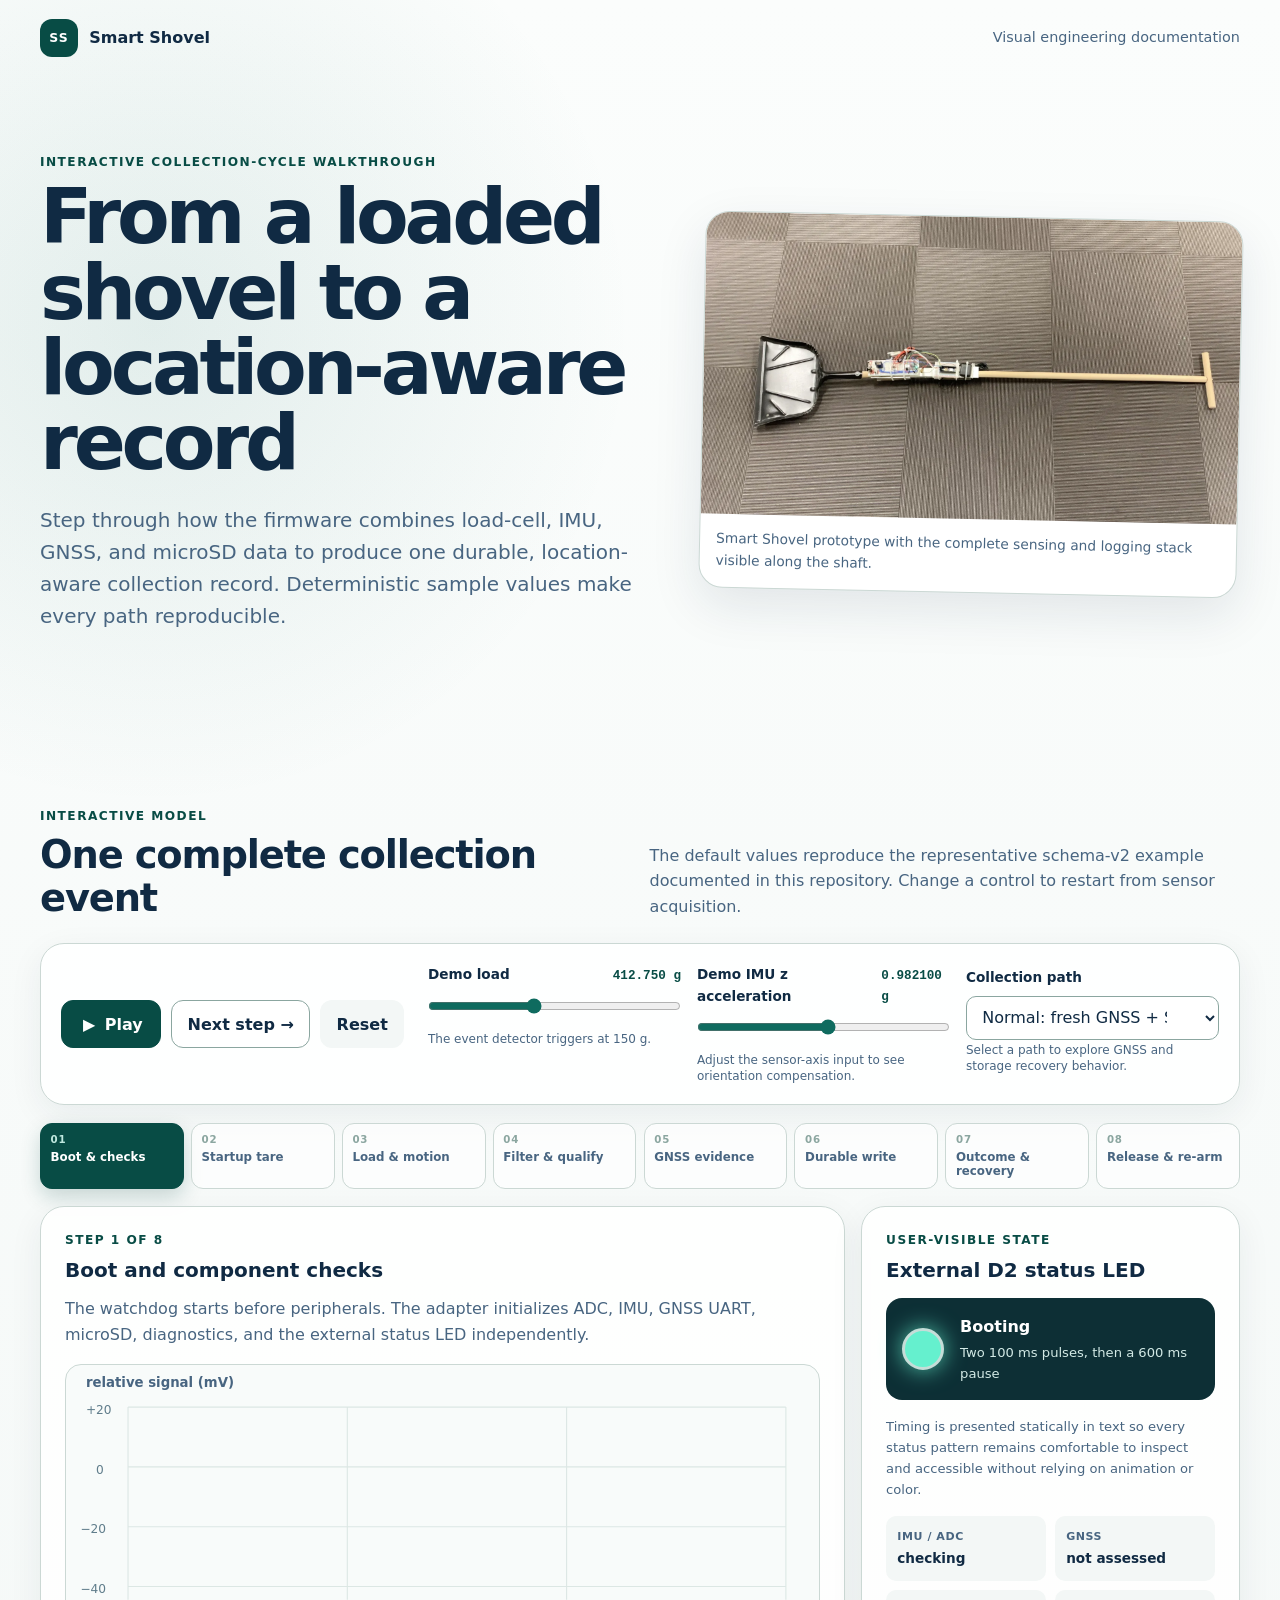
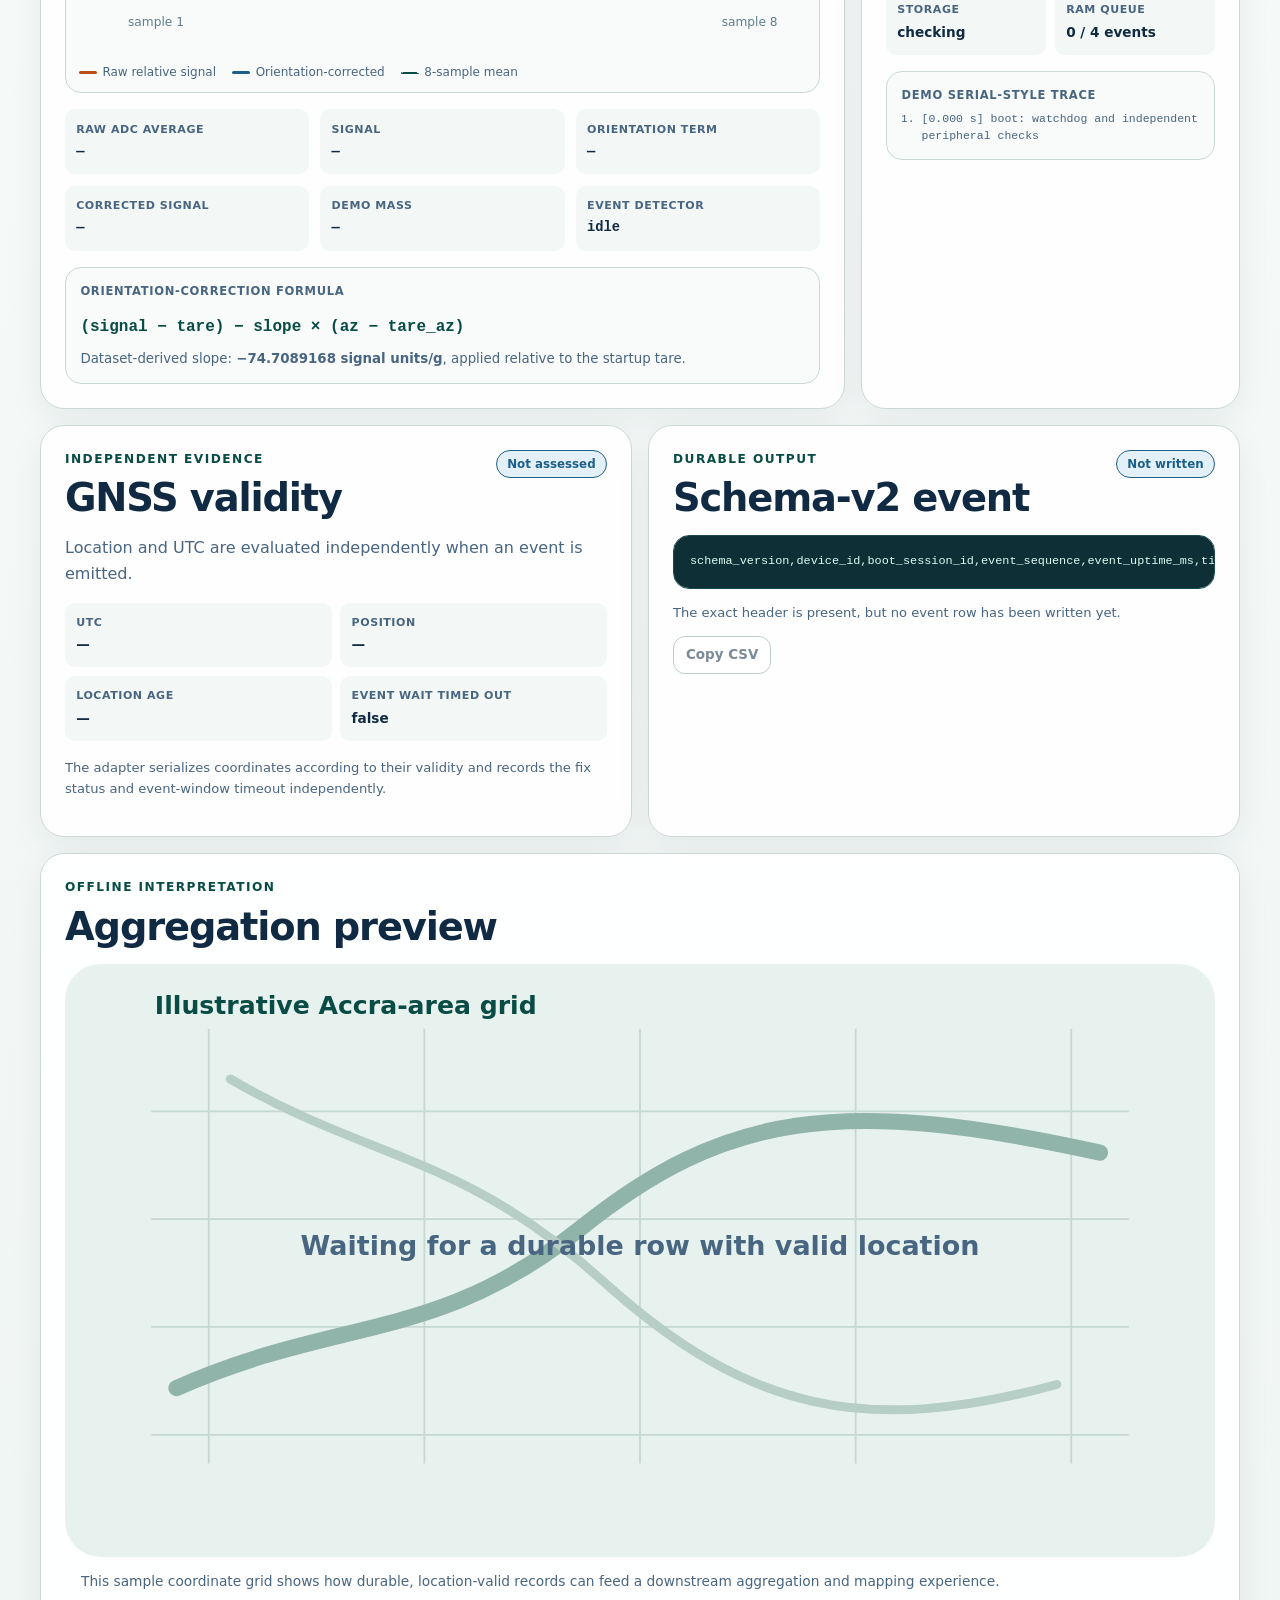
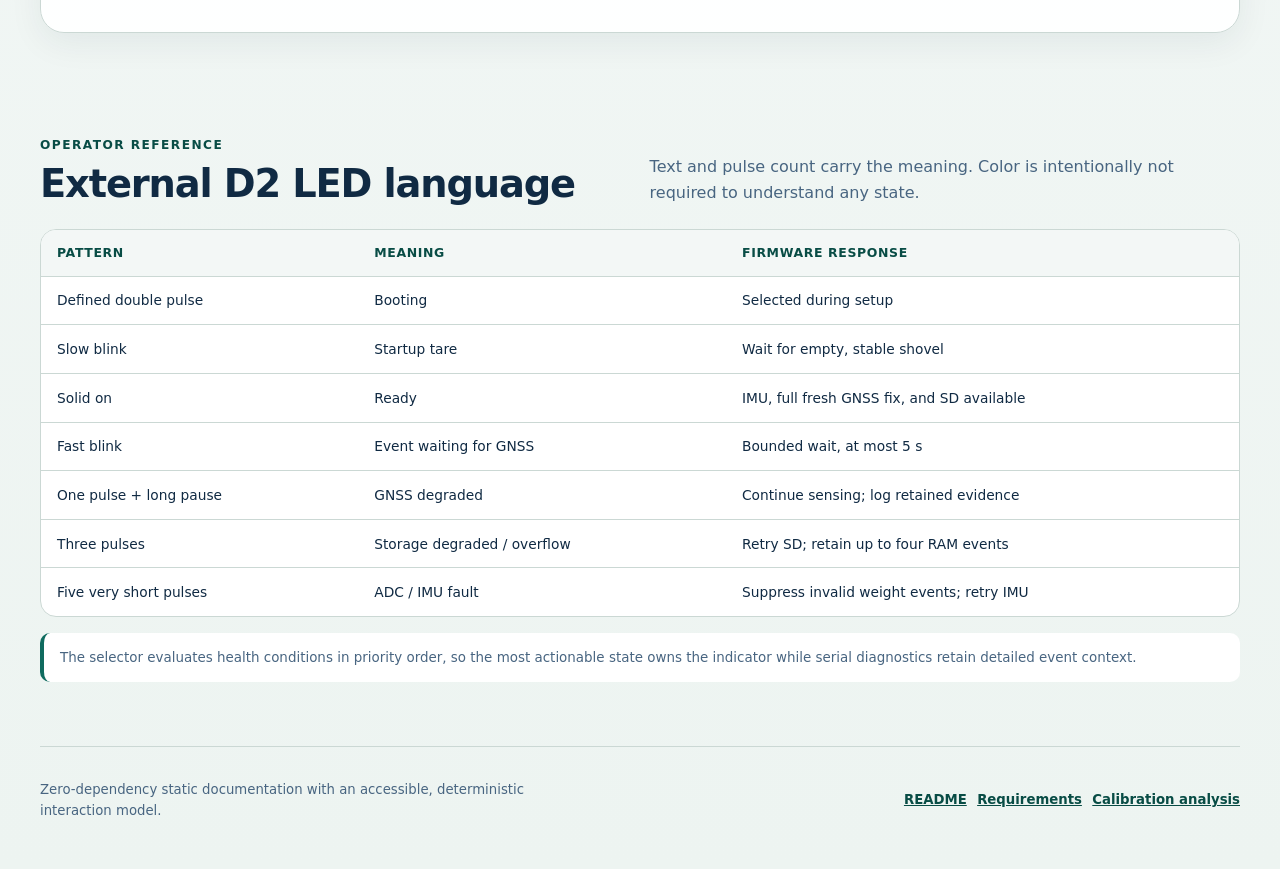
<file: docs/demo/index.html>
<!doctype html>
<html lang="en">
  <head>
    <meta charset="utf-8">
    <meta name="viewport" content="width=device-width, initial-scale=1">
    <meta name="color-scheme" content="light">
    <link rel="icon" href="data:,">
    <meta
      name="description"
      content="An interactive, step-through demonstration of the Smart Shovel firmware collection cycle."
    >
    <title>Smart Shovel collection-cycle demonstration</title>
    <link rel="stylesheet" href="styles.css">
    <script src="simulation.js" defer></script>
  </head>
  <body>
    <a class="skip-link" href="#demo">Skip to the interactive demonstration</a>

    <header class="site-header">
      <a class="brand" href="../../README.md" aria-label="Smart Shovel repository README">
        <span class="brand-mark" aria-hidden="true">SS</span>
        <span>Smart Shovel</span>
      </a>
      <p class="header-note">Visual engineering documentation</p>
    </header>

    <main>
      <section class="hero" aria-labelledby="page-title">
        <div class="hero-copy">
          <p class="eyebrow">Interactive collection-cycle walkthrough</p>
          <h1 id="page-title">From a loaded shovel to a location-aware record</h1>
          <p class="lede">
            Step through how the firmware combines load-cell, IMU, GNSS, and microSD data to
            produce one durable, location-aware collection record. Deterministic sample values
            make every path reproducible.
          </p>
        </div>
        <figure class="prototype-card">
          <img
            src="../assets/smart-shovel-prototype-overview.webp"
            width="1600"
            height="900"
            alt="Smart Shovel prototype laid flat, with breadboards and a battery pack mounted along its wooden handle"
          >
          <figcaption>
            Smart Shovel prototype with the complete sensing and logging stack visible along the
            shaft.
          </figcaption>
        </figure>
      </section>

      <section id="demo" class="demo-section" aria-labelledby="demo-title">
        <div class="section-heading">
          <div>
            <p class="eyebrow">Interactive model</p>
            <h2 id="demo-title">One complete collection event</h2>
          </div>
          <p>
            The default values reproduce the representative schema-v2 example documented in this
            repository. Change a control to restart from sensor acquisition.
          </p>
        </div>

        <div class="control-panel" aria-label="Simulation controls">
          <div class="transport-controls" role="group" aria-label="Playback controls">
            <button id="play-toggle" class="button button-primary" type="button" aria-pressed="false">
              <span class="button-icon" aria-hidden="true">▶</span>
              <span class="button-label">Play</span>
            </button>
            <button id="next-step" class="button" type="button">
              Next step
              <span aria-hidden="true">→</span>
            </button>
            <button id="reset-demo" class="button button-quiet" type="button">Reset</button>
          </div>

          <div class="input-grid">
            <div class="field">
              <div class="field-heading">
                <label for="load-input">Demo load</label>
                <output id="load-output" for="load-input">412.750 g</output>
              </div>
              <input id="load-input" type="range" min="0" max="1000" step="0.25" value="412.75">
              <p class="field-help">The event detector triggers at 150 g.</p>
            </div>

            <div class="field">
              <div class="field-heading">
                <label for="orientation-input">Demo IMU z acceleration</label>
                <output id="orientation-output" for="orientation-input">0.982100 g</output>
              </div>
              <input
                id="orientation-input"
                type="range"
                min="0.8"
                max="1.15"
                step="0.0001"
                value="0.9821"
              >
              <p class="field-help">Adjust the sensor-axis input to see orientation compensation.</p>
            </div>

            <div class="field field-select">
              <label for="failure-mode">Collection path</label>
              <select id="failure-mode">
                <option value="normal">Normal: fresh GNSS + SD</option>
                <option value="gps-stale">GNSS stale</option>
                <option value="gps-unavailable">GNSS unavailable</option>
                <option value="sd-failure">Transient SD write failure</option>
              </select>
              <p class="field-help">Select a path to explore GNSS and storage recovery behavior.</p>
            </div>
          </div>
        </div>

        <p id="motion-preference" class="motion-note" hidden></p>
        <p id="step-status" class="sr-only" role="status" aria-live="polite" aria-atomic="true"></p>

        <ol id="step-list" class="step-list" aria-label="Collection-cycle steps">
          <li data-step="0"><span>01</span> Boot &amp; checks</li>
          <li data-step="1"><span>02</span> Startup tare</li>
          <li data-step="2"><span>03</span> Load &amp; motion</li>
          <li data-step="3"><span>04</span> Filter &amp; qualify</li>
          <li data-step="4"><span>05</span> GNSS evidence</li>
          <li data-step="5"><span>06</span> Durable write</li>
          <li data-step="6"><span>07</span> Outcome &amp; recovery</li>
          <li data-step="7"><span>08</span> Release &amp; re-arm</li>
        </ol>

        <div class="demo-grid">
          <article class="panel sensor-panel" aria-labelledby="sensor-panel-title">
            <div class="panel-heading">
              <div>
                <p id="step-counter" class="panel-kicker">Step 1 of 8</p>
                <h3 id="sensor-panel-title">Boot and component checks</h3>
              </div>
            </div>
            <p id="step-description" class="step-description"></p>

            <figure class="chart-card">
              <svg
                id="sensor-chart"
                viewBox="0 0 680 260"
                role="img"
                aria-labelledby="sensor-chart-title sensor-chart-desc"
              >
                <title id="sensor-chart-title">Demo load-signal processing</title>
                <desc id="sensor-chart-desc">
                  No sensor samples have been accepted during the boot step.
                </desc>
                <g class="chart-grid" aria-hidden="true">
                  <line x1="56" y1="38" x2="650" y2="38"></line>
                  <line x1="56" y1="92" x2="650" y2="92"></line>
                  <line x1="56" y1="146" x2="650" y2="146"></line>
                  <line x1="56" y1="200" x2="650" y2="200"></line>
                  <line x1="56" y1="38" x2="56" y2="212"></line>
                  <line x1="254" y1="38" x2="254" y2="212"></line>
                  <line x1="452" y1="38" x2="452" y2="212"></line>
                  <line x1="650" y1="38" x2="650" y2="212"></line>
                </g>
                <g class="chart-axis" aria-hidden="true">
                  <text x="18" y="44">+20</text>
                  <text x="27" y="98">0</text>
                  <text x="13" y="152">−20</text>
                  <text x="13" y="206">−40</text>
                  <text x="56" y="236">sample 1</text>
                  <text x="592" y="236">sample 8</text>
                  <text class="axis-label" x="18" y="20">relative signal (mV)</text>
                </g>
                <polyline id="raw-line" class="trace trace-raw" points=""></polyline>
                <polyline id="corrected-line" class="trace trace-corrected" points=""></polyline>
                <polyline id="filtered-line" class="trace trace-filtered" points=""></polyline>
              </svg>
              <figcaption class="chart-legend">
                <span><i class="legend-swatch swatch-raw"></i>Raw relative signal</span>
                <span><i class="legend-swatch swatch-corrected"></i>Orientation-corrected</span>
                <span><i class="legend-swatch swatch-filtered"></i>8-sample mean</span>
              </figcaption>
            </figure>

            <dl class="metric-grid">
              <div>
                <dt>Raw ADC average</dt>
                <dd id="raw-adc-value">—</dd>
              </div>
              <div>
                <dt>Signal</dt>
                <dd id="raw-signal-value">—</dd>
              </div>
              <div>
                <dt>Orientation term</dt>
                <dd id="orientation-term-value">—</dd>
              </div>
              <div>
                <dt>Corrected signal</dt>
                <dd id="corrected-value">—</dd>
              </div>
              <div>
                <dt>Demo mass</dt>
                <dd id="filtered-mass-value">—</dd>
              </div>
              <div>
                <dt>Event detector</dt>
                <dd id="event-state-value">idle</dd>
              </div>
            </dl>

            <div class="formula-card">
              <p>Orientation-correction formula</p>
              <code>(signal − tare) − slope × (az − tare_az)</code>
              <small>
                Dataset-derived slope: <strong>−74.7089168 signal units/g</strong>, applied relative
                to the startup tare.
              </small>
            </div>
          </article>

          <aside class="panel state-panel" aria-labelledby="state-panel-title">
            <div class="panel-heading">
              <div>
                <p class="panel-kicker">User-visible state</p>
                <h3 id="state-panel-title">External D2 status LED</h3>
              </div>
            </div>
            <div class="led-readout">
              <span id="led-lamp" class="led-lamp pattern-booting" aria-hidden="true"></span>
              <div>
                <strong id="led-state">Booting</strong>
                <p id="led-pattern">Two 100 ms pulses, then a 600 ms pause</p>
              </div>
            </div>
            <p class="state-note">
              Timing is presented statically in text so every status pattern remains comfortable
              to inspect and accessible without relying on animation or color.
            </p>

            <dl class="health-list">
              <div>
                <dt>IMU / ADC</dt>
                <dd id="sensor-health">checking</dd>
              </div>
              <div>
                <dt>GNSS</dt>
                <dd id="gps-health">not assessed</dd>
              </div>
              <div>
                <dt>Storage</dt>
                <dd id="storage-health">checking</dd>
              </div>
              <div>
                <dt>RAM queue</dt>
                <dd id="queue-health">0 / 4 events</dd>
              </div>
            </dl>

            <div class="trace-card">
              <p>Demo serial-style trace</p>
              <ol id="event-log" aria-label="Simulation event log"></ol>
            </div>
          </aside>
        </div>
      </section>

      <section class="evidence-grid" aria-label="GNSS, CSV, and map outcome">
        <article class="panel gps-panel" aria-labelledby="gps-title">
          <div class="panel-heading">
            <div>
              <p class="panel-kicker">Independent evidence</p>
              <h2 id="gps-title">GNSS validity</h2>
            </div>
            <span id="gps-status-badge" class="status-badge status-neutral">Not assessed</span>
          </div>
          <p id="gps-explanation">
            Location and UTC are evaluated independently when an event is emitted.
          </p>
          <dl class="gps-readout">
            <div>
              <dt>UTC</dt>
              <dd id="gps-time">—</dd>
            </div>
            <div>
              <dt>Position</dt>
              <dd id="gps-position">—</dd>
            </div>
            <div>
              <dt>Location age</dt>
              <dd id="gps-age">—</dd>
            </div>
            <div>
              <dt>Event wait timed out</dt>
              <dd id="gps-timeout">false</dd>
            </div>
          </dl>
          <p class="data-note">
            The adapter serializes coordinates according to their validity and records the fix
            status and event-window timeout independently.
          </p>
        </article>

        <article class="panel csv-panel" aria-labelledby="csv-title">
          <div class="panel-heading">
            <div>
              <p class="panel-kicker">Durable output</p>
              <h2 id="csv-title">Schema-v2 event</h2>
            </div>
            <span id="csv-status-badge" class="status-badge status-neutral">Not written</span>
          </div>
          <div class="code-window" tabindex="0" aria-label="CSV event output; horizontally scrollable">
            <pre id="csv-output"></pre>
          </div>
          <p id="csv-note" class="data-note">
            The exact header is present, but no event row has been written yet.
          </p>
          <button id="copy-csv" class="button button-small" type="button" disabled>Copy CSV</button>
          <p id="copy-status" class="sr-only" role="status" aria-live="polite"></p>
        </article>

        <article class="panel map-panel" aria-labelledby="map-title">
          <div class="panel-heading">
            <div>
              <p class="panel-kicker">Offline interpretation</p>
              <h2 id="map-title">Aggregation preview</h2>
            </div>
          </div>
          <figure>
            <svg
              id="map-plot"
              viewBox="0 0 640 330"
              role="img"
              aria-labelledby="map-svg-title map-svg-desc"
            >
              <title id="map-svg-title">Illustrative Accra-area event plot</title>
              <desc id="map-svg-desc">
                No event point is plotted before a durable row with valid location exists.
              </desc>
              <rect class="map-background" x="0" y="0" width="640" height="330" rx="20"></rect>
              <g class="map-grid" aria-hidden="true">
                <path d="M80 36V278M200 36V278M320 36V278M440 36V278M560 36V278"></path>
                <path d="M48 82H592M48 142H592M48 202H592M48 262H592"></path>
                <path class="map-route" d="M62 236C152 196 207 211 287 147S431 73 576 105"></path>
                <path class="map-route map-route-secondary" d="M92 64C171 110 220 105 300 177S446 263 552 234"></path>
              </g>
              <text class="map-place" x="50" y="28">Illustrative Accra-area grid</text>
              <g id="map-marker" hidden>
                <circle class="marker-halo" cx="352" cy="159" r="42"></circle>
                <circle class="marker-core" cx="352" cy="159" r="10"></circle>
                <path class="marker-stem" d="M352 169V205"></path>
                <rect class="marker-label-bg" x="268" y="207" width="168" height="54" rx="10"></rect>
                <text class="marker-label" x="352" y="228" text-anchor="middle">Sample event</text>
                <text id="map-coordinate-label" class="marker-coordinate" x="352" y="247" text-anchor="middle"></text>
              </g>
              <text id="map-empty" class="map-empty" x="320" y="162" text-anchor="middle">
                Waiting for a durable row with valid location
              </text>
            </svg>
            <figcaption id="map-caption">
              This sample coordinate grid shows how durable, location-valid records can feed a
              downstream aggregation and mapping experience.
            </figcaption>
          </figure>
        </article>
      </section>

      <section class="reference-section" aria-labelledby="reference-title">
        <div class="section-heading">
          <div>
            <p class="eyebrow">Operator reference</p>
            <h2 id="reference-title">External D2 LED language</h2>
          </div>
          <p>
            Text and pulse count carry the meaning. Color is intentionally not required to
            understand any state.
          </p>
        </div>
        <div class="table-wrap" tabindex="0" aria-label="Status LED reference table; horizontally scrollable">
          <table>
            <thead>
              <tr>
                <th scope="col">Pattern</th>
                <th scope="col">Meaning</th>
                <th scope="col">Firmware response</th>
              </tr>
            </thead>
            <tbody>
              <tr><td>Defined double pulse</td><td>Booting</td><td>Selected during setup</td></tr>
              <tr><td>Slow blink</td><td>Startup tare</td><td>Wait for empty, stable shovel</td></tr>
              <tr><td>Solid on</td><td>Ready</td><td>IMU, full fresh GNSS fix, and SD available</td></tr>
              <tr><td>Fast blink</td><td>Event waiting for GNSS</td><td>Bounded wait, at most 5 s</td></tr>
              <tr><td>One pulse + long pause</td><td>GNSS degraded</td><td>Continue sensing; log retained evidence</td></tr>
              <tr><td>Three pulses</td><td>Storage degraded / overflow</td><td>Retry SD; retain up to four RAM events</td></tr>
              <tr><td>Five very short pulses</td><td>ADC / IMU fault</td><td>Suppress invalid weight events; retry IMU</td></tr>
            </tbody>
          </table>
        </div>
        <div class="reference-notes">
          <p>
            The selector evaluates health conditions in priority order, so the most actionable
            state owns the indicator while serial diagnostics retain detailed event context.
          </p>
        </div>
      </section>

      <noscript>
        <section class="noscript-fallback" aria-labelledby="fallback-title">
          <h2 id="fallback-title">Static collection-cycle overview</h2>
          <p>
            The complete workflow is presented below as a static diagram and schema-v2 sample.
          </p>
          <img
            src="../assets/collection-cycle.svg"
            alt="Smart Shovel workflow from loaded material through sensing, orientation correction, stable event validation, GNSS evidence, schema-v2 SD logging, validation, and conceptual aggregation"
          >
          <pre>schema_version,device_id,boot_session_id,event_sequence,event_uptime_ms,timestamp_utc,mass_g,mass_calibration_status,corrected_signal_mv,raw_adc,accel_z_g,latitude,longitude,altitude_m,gps_age_ms,satellites,gps_status,gps_wait_timed_out,system_health
2,SS-DEMO,9F3A7C10B4D2E681,1,2600,2026-07-15T08:30:01Z,412.750,provisional,-27.517,30214,0.982100,5.6037000,-0.1870000,24.30,220,9,valid,false,healthy</pre>
        </section>
      </noscript>
    </main>

    <footer>
      <p>
        Zero-dependency static documentation with an accessible, deterministic interaction model.
      </p>
      <nav aria-label="Related documentation">
        <a href="../../README.md">README</a>
        <a href="../project-requirements.md">Requirements</a>
        <a href="../../calibration/README.md">Calibration analysis</a>
      </nav>
    </footer>
  </body>
</html>
</file>
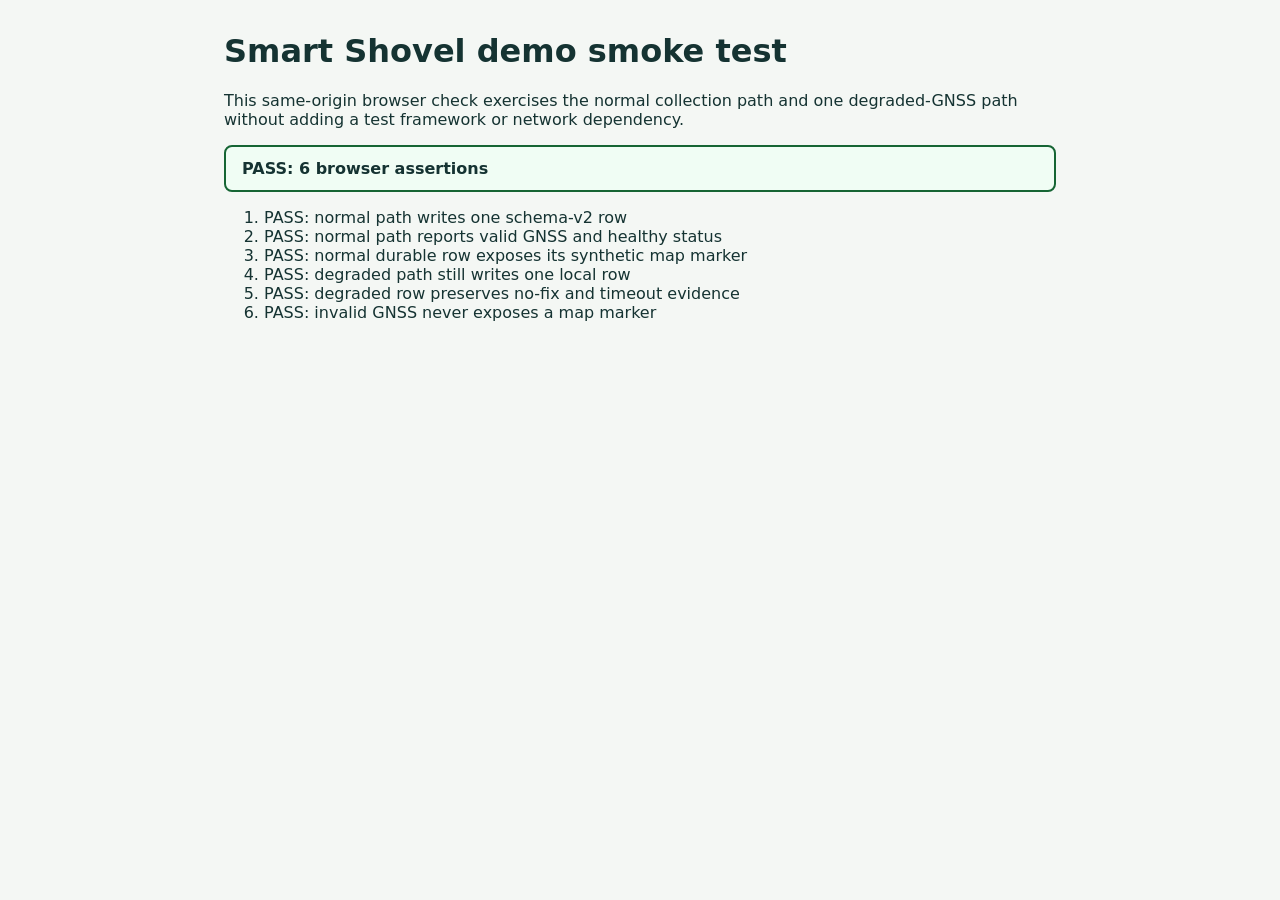
<file: docs/demo/smoke.html>
<!doctype html>
<html lang="en">
  <head>
    <meta charset="utf-8">
    <meta name="viewport" content="width=device-width, initial-scale=1">
    <link rel="icon" href="data:,">
    <title>Smart Shovel demo smoke test</title>
    <style>
      :root {
        color-scheme: light;
        font-family: system-ui, sans-serif;
      }

      body {
        margin: 2rem auto;
        max-width: 52rem;
        padding: 0 1rem;
        color: #153332;
        background: #f4f7f4;
      }

      #status {
        padding: 0.75rem 1rem;
        border: 2px solid #7c2d12;
        border-radius: 0.5rem;
        background: #fff7ed;
        font-weight: 700;
      }

      body[data-smoke-status="passed"] #status {
        border-color: #166534;
        background: #f0fdf4;
      }

      iframe {
        position: absolute;
        width: 1px;
        height: 1px;
        overflow: hidden;
        clip: rect(0 0 0 0);
        white-space: nowrap;
        clip-path: inset(50%);
      }
    </style>
  </head>
  <body data-smoke-status="running">
    <main>
      <h1>Smart Shovel demo smoke test</h1>
      <p>
        This same-origin browser check exercises the normal collection path and one degraded-GNSS
        path without adding a test framework or network dependency.
      </p>
      <p id="status" role="status" aria-live="polite">Running…</p>
      <ol id="results"></ol>
      <iframe id="fixture" src="index.html" title="Smart Shovel demo test fixture"></iframe>
    </main>
    <script>
      (function () {
        "use strict";

        var fixture = document.getElementById("fixture");
        var status = document.getElementById("status");
        var results = document.getElementById("results");

        function record(label, passed) {
          var item = document.createElement("li");
          item.textContent = (passed ? "PASS: " : "FAIL: ") + label;
          results.appendChild(item);
          if (!passed) {
            throw new Error(label);
          }
        }

        function advance(documentUnderTest, count) {
          var next = documentUnderTest.getElementById("next-step");
          for (var index = 0; index < count; index += 1) {
            next.click();
          }
        }

        fixture.addEventListener("load", function () {
          try {
            var demo = fixture.contentDocument;
            var csv = demo.getElementById("csv-output");
            var marker = demo.getElementById("map-marker");
            var mode = demo.getElementById("failure-mode");

            advance(demo, 6);
            record("normal path writes one schema-v2 row", csv.textContent.split("\n").length === 2);
            record("normal path reports valid GNSS and healthy status", csv.textContent.indexOf(",valid,false,healthy") !== -1);
            record(
              "normal durable row exposes its synthetic map marker",
              marker.hasAttribute("hidden") === false
            );

            demo.getElementById("reset-demo").click();
            mode.value = "gps-unavailable";
            mode.dispatchEvent(new Event("change", { bubbles: true }));
            advance(demo, 6);
            record("degraded path still writes one local row", csv.textContent.split("\n").length === 2);
            record("degraded row preserves no-fix and timeout evidence", csv.textContent.indexOf(",no_fix,true,gps_degraded") !== -1);
            record(
              "invalid GNSS never exposes a map marker",
              marker.hasAttribute("hidden") === true
            );

            document.body.dataset.smokeStatus = "passed";
            status.textContent = "PASS: 6 browser assertions";
          } catch (error) {
            document.body.dataset.smokeStatus = "failed";
            status.textContent = "FAIL: " + error.message;
            window.setTimeout(function () {
              throw error;
            }, 0);
          }
        });
      }());
    </script>
  </body>
</html>
</file>
<file: docs/demo/styles.css>
:root {
  color-scheme: light;
  --ink: #102a43;
  --ink-soft: #486581;
  --surface: #ffffff;
  --surface-soft: #f3f7f6;
  --surface-warm: #fff9ef;
  --line: #cbd8d4;
  --line-strong: #8ba6a0;
  --teal: #0f6b5f;
  --teal-dark: #084c45;
  --teal-pale: #d9f0ea;
  --orange: #a84b0f;
  --orange-pale: #fff0db;
  --red: #a4262c;
  --red-pale: #fde8e8;
  --blue: #1d5f8a;
  --blue-pale: #e3f0f8;
  --shadow: 0 18px 50px rgba(16, 42, 67, 0.1);
  --radius-lg: 24px;
  --radius-md: 16px;
  --radius-sm: 10px;
  font-family:
    Inter, ui-sans-serif, system-ui, -apple-system, BlinkMacSystemFont, "Segoe UI", sans-serif;
}

* {
  box-sizing: border-box;
}

html {
  scroll-behavior: smooth;
}

body {
  margin: 0;
  color: var(--ink);
  background:
    radial-gradient(circle at 12% 8%, rgba(15, 107, 95, 0.1), transparent 30rem),
    linear-gradient(180deg, #fbfdfc 0%, #f4f8f7 52%, #edf4f1 100%);
  font-size: 16px;
  line-height: 1.6;
}

button,
input,
select {
  font: inherit;
}

button,
select,
input[type="range"] {
  accent-color: var(--teal);
}

button:focus-visible,
select:focus-visible,
input:focus-visible,
a:focus-visible,
[tabindex="0"]:focus-visible {
  outline: 3px solid #d97706;
  outline-offset: 3px;
}

a {
  color: var(--teal-dark);
}

code,
pre {
  font-family: "SFMono-Regular", Consolas, "Liberation Mono", monospace;
}

[hidden] {
  display: none !important;
}

.skip-link {
  position: fixed;
  z-index: 100;
  top: 0.75rem;
  left: 0.75rem;
  padding: 0.7rem 1rem;
  border-radius: var(--radius-sm);
  color: white;
  background: var(--ink);
  transform: translateY(-180%);
  transition: transform 160ms ease;
}

.skip-link:focus {
  transform: translateY(0);
}

.sr-only {
  position: absolute !important;
  width: 1px !important;
  height: 1px !important;
  padding: 0 !important;
  margin: -1px !important;
  overflow: hidden !important;
  clip: rect(0, 0, 0, 0) !important;
  white-space: nowrap !important;
  border: 0 !important;
}

.site-header,
main,
footer {
  width: min(1200px, calc(100% - 2rem));
  margin-inline: auto;
}

.site-header {
  min-height: 76px;
  display: flex;
  align-items: center;
  justify-content: space-between;
  gap: 1rem;
}

.brand {
  display: inline-flex;
  align-items: center;
  gap: 0.7rem;
  color: var(--ink);
  font-weight: 800;
  text-decoration: none;
}

.brand-mark {
  display: grid;
  width: 38px;
  height: 38px;
  place-items: center;
  border-radius: 12px;
  color: white;
  background: var(--teal-dark);
  font-size: 0.78rem;
  letter-spacing: 0.08em;
}

.header-note {
  margin: 0;
  color: var(--ink-soft);
  font-size: 0.9rem;
}

main {
  padding-bottom: 4rem;
}

.hero {
  display: grid;
  grid-template-columns: minmax(0, 1fr) minmax(360px, 0.9fr);
  gap: clamp(2rem, 5vw, 5rem);
  align-items: center;
  padding: clamp(2.5rem, 6vw, 5.5rem) 0 3rem;
}

.eyebrow,
.panel-kicker {
  margin: 0 0 0.45rem;
  color: var(--teal-dark);
  font-size: 0.76rem;
  font-weight: 800;
  letter-spacing: 0.12em;
  text-transform: uppercase;
}

h1,
h2,
h3,
p {
  overflow-wrap: break-word;
}

h1 {
  max-width: 14ch;
  margin: 0;
  font-size: clamp(2.5rem, 6vw, 5rem);
  line-height: 0.98;
  letter-spacing: -0.055em;
}

h2 {
  margin: 0;
  font-size: clamp(1.7rem, 3vw, 2.5rem);
  line-height: 1.12;
  letter-spacing: -0.03em;
}

h3 {
  margin: 0;
  font-size: 1.25rem;
  line-height: 1.2;
}

.lede {
  max-width: 62ch;
  margin: 1.5rem 0;
  color: var(--ink-soft);
  font-size: clamp(1.05rem, 2vw, 1.25rem);
}

.truth-key,
.reference-notes,
footer nav {
  display: flex;
  flex-wrap: wrap;
  gap: 0.65rem;
}

.truth-pill,
.status-badge {
  display: inline-flex;
  min-height: 28px;
  align-items: center;
  padding: 0.25rem 0.65rem;
  border: 1px solid currentColor;
  border-radius: 999px;
  font-size: 0.74rem;
  font-weight: 800;
  line-height: 1.2;
  white-space: nowrap;
}

.truth-current,
.status-valid {
  color: var(--teal-dark);
  background: var(--teal-pale);
}

.truth-simulated,
.status-neutral {
  color: var(--blue);
  background: var(--blue-pale);
}

.truth-provisional,
.status-warning {
  color: #884006;
  background: var(--orange-pale);
}

.status-error {
  color: var(--red);
  background: var(--red-pale);
}

.prototype-card {
  margin: 0;
  overflow: hidden;
  border: 1px solid var(--line);
  border-radius: var(--radius-lg);
  background: var(--surface);
  box-shadow: var(--shadow);
  transform: rotate(1.2deg);
}

.prototype-card img {
  display: block;
  width: 100%;
  height: auto;
  aspect-ratio: 16 / 9;
  object-fit: cover;
}

.prototype-card figcaption,
.map-panel figcaption {
  padding: 0.85rem 1rem 1rem;
  color: var(--ink-soft);
  font-size: 0.86rem;
}

.calibration-warning {
  padding: 1rem 1.2rem;
  border: 1px solid #e5bd83;
  border-left: 5px solid var(--orange);
  border-radius: var(--radius-md);
  background: var(--surface-warm);
}

.demo-section,
.reference-section {
  padding-top: clamp(4rem, 8vw, 7rem);
}

.section-heading {
  display: flex;
  align-items: end;
  justify-content: space-between;
  gap: 2rem;
  margin-bottom: 1.5rem;
}

.section-heading > p {
  max-width: 58ch;
  margin: 0;
  color: var(--ink-soft);
}

.control-panel,
.panel,
.noscript-fallback {
  border: 1px solid var(--line);
  border-radius: var(--radius-lg);
  background: rgba(255, 255, 255, 0.92);
  box-shadow: 0 10px 34px rgba(16, 42, 67, 0.065);
}

.control-panel {
  display: grid;
  grid-template-columns: auto minmax(0, 1fr);
  gap: 1.5rem;
  align-items: center;
  padding: 1.25rem;
}

.transport-controls {
  display: flex;
  flex-wrap: wrap;
  gap: 0.65rem;
}

.button {
  min-height: 44px;
  padding: 0.64rem 0.95rem;
  border: 1px solid var(--line-strong);
  border-radius: 12px;
  color: var(--ink);
  background: var(--surface);
  font-weight: 750;
  cursor: pointer;
  transition:
    transform 140ms ease,
    border-color 140ms ease,
    background 140ms ease;
}

.button:hover:not(:disabled) {
  border-color: var(--teal);
  transform: translateY(-1px);
}

.button:disabled {
  cursor: not-allowed;
  opacity: 0.55;
}

.button-primary {
  min-width: 100px;
  border-color: var(--teal-dark);
  color: white;
  background: var(--teal-dark);
}

.button-primary:hover:not(:disabled) {
  border-color: var(--teal);
  background: var(--teal);
}

.button-quiet {
  border-color: transparent;
  background: var(--surface-soft);
}

.button-small {
  min-height: 38px;
  padding: 0.42rem 0.75rem;
  font-size: 0.84rem;
}

.button-icon {
  display: inline-block;
  width: 1.25em;
}

.input-grid {
  display: grid;
  grid-template-columns: repeat(3, minmax(170px, 1fr));
  gap: 1rem;
}

.field {
  min-width: 0;
}

.field-heading {
  display: flex;
  align-items: baseline;
  justify-content: space-between;
  gap: 0.75rem;
}

.field label,
.field-heading label {
  color: var(--ink);
  font-size: 0.85rem;
  font-weight: 800;
}

.field output {
  color: var(--teal-dark);
  font-family: "SFMono-Regular", Consolas, monospace;
  font-size: 0.79rem;
  font-weight: 800;
}

.field input[type="range"] {
  width: 100%;
  min-height: 30px;
  margin: 0.25rem 0 0;
}

.field select {
  width: 100%;
  min-height: 44px;
  margin-top: 0.35rem;
  padding: 0.55rem 2.2rem 0.55rem 0.7rem;
  border: 1px solid var(--line-strong);
  border-radius: 10px;
  color: var(--ink);
  background: white;
}

.field-help,
.motion-note {
  margin: 0.15rem 0 0;
  color: var(--ink-soft);
  font-size: 0.75rem;
  line-height: 1.35;
}

.motion-note {
  margin-top: 0.8rem;
  padding: 0.65rem 0.85rem;
  border-radius: var(--radius-sm);
  background: var(--blue-pale);
}

.step-list {
  display: grid;
  grid-template-columns: repeat(8, minmax(0, 1fr));
  gap: 0.45rem;
  padding: 0;
  margin: 1.1rem 0;
  list-style: none;
}

.step-list li {
  min-height: 58px;
  padding: 0.6rem;
  border: 1px solid var(--line);
  border-radius: 12px;
  color: var(--ink-soft);
  background: rgba(255, 255, 255, 0.66);
  font-size: 0.74rem;
  font-weight: 700;
  line-height: 1.2;
}

.step-list li span {
  display: block;
  margin-bottom: 0.25rem;
  color: var(--line-strong);
  font-size: 0.64rem;
  letter-spacing: 0.08em;
}

.step-list li.is-complete {
  border-color: #85b8ad;
  color: var(--teal-dark);
  background: #eef8f5;
}

.step-list li[aria-current="step"] {
  border-color: var(--teal-dark);
  color: white;
  background: var(--teal-dark);
  box-shadow: 0 8px 20px rgba(8, 76, 69, 0.2);
}

.step-list li[aria-current="step"] span {
  color: #bfe8df;
}

.demo-grid {
  display: grid;
  grid-template-columns: minmax(0, 1.7fr) minmax(300px, 0.8fr);
  gap: 1rem;
}

.panel {
  min-width: 0;
  padding: clamp(1rem, 2.5vw, 1.5rem);
}

.panel-heading {
  display: flex;
  align-items: start;
  justify-content: space-between;
  gap: 1rem;
}

.step-description {
  min-height: 3.2em;
  margin: 0.9rem 0 1rem;
  color: var(--ink-soft);
}

.chart-card {
  margin: 0;
  overflow: hidden;
  border: 1px solid var(--line);
  border-radius: var(--radius-md);
  background: #f8fbfa;
}

#sensor-chart {
  display: block;
  width: 100%;
  height: auto;
}

.chart-grid line {
  stroke: #dce7e4;
  stroke-width: 1;
}

.chart-axis text {
  fill: #607d8b;
  font-size: 11px;
}

.chart-axis .axis-label {
  fill: var(--ink-soft);
  font-size: 12px;
  font-weight: 700;
}

.trace {
  fill: none;
  stroke-linecap: round;
  stroke-linejoin: round;
  stroke-width: 4;
  transition: opacity 180ms ease;
}

.trace-raw {
  stroke: #b84d17;
}

.trace-corrected {
  stroke: var(--blue);
}

.trace-filtered {
  stroke: var(--teal-dark);
  stroke-dasharray: 9 6;
}

.chart-legend {
  display: flex;
  flex-wrap: wrap;
  gap: 0.6rem 1rem;
  padding: 0.65rem 0.8rem;
  color: var(--ink-soft);
  font-size: 0.75rem;
}

.chart-legend span {
  display: inline-flex;
  align-items: center;
  gap: 0.35rem;
}

.legend-swatch {
  width: 18px;
  height: 3px;
  border-radius: 2px;
}

.swatch-raw {
  background: #b84d17;
}

.swatch-corrected {
  background: var(--blue);
}

.swatch-filtered {
  height: 2px;
  border-top: 2px dashed var(--teal-dark);
}

.metric-grid {
  display: grid;
  grid-template-columns: repeat(3, minmax(0, 1fr));
  gap: 0.7rem;
  margin: 1rem 0;
}

.metric-grid div,
.health-list div,
.gps-readout div {
  min-width: 0;
  padding: 0.7rem;
  border-radius: var(--radius-sm);
  background: var(--surface-soft);
}

.metric-grid dt,
.health-list dt,
.gps-readout dt {
  color: var(--ink-soft);
  font-size: 0.69rem;
  font-weight: 800;
  letter-spacing: 0.05em;
  text-transform: uppercase;
}

.metric-grid dd,
.health-list dd,
.gps-readout dd {
  margin: 0.18rem 0 0;
  font-weight: 800;
}

.metric-grid dd {
  font-family: "SFMono-Regular", Consolas, monospace;
  font-size: 0.86rem;
}

.formula-card,
.trace-card {
  padding: 0.9rem;
  border: 1px solid var(--line);
  border-radius: var(--radius-md);
  background: #f9fbfa;
}

.formula-card p,
.trace-card > p {
  margin: 0 0 0.35rem;
  color: var(--ink-soft);
  font-size: 0.72rem;
  font-weight: 800;
  letter-spacing: 0.06em;
  text-transform: uppercase;
}

.formula-card code {
  display: block;
  overflow-x: auto;
  padding: 0.55rem 0;
  color: var(--teal-dark);
  font-weight: 800;
  white-space: nowrap;
}

.formula-card small {
  display: block;
  color: var(--ink-soft);
  line-height: 1.45;
}

.led-readout {
  display: flex;
  align-items: center;
  gap: 1rem;
  margin: 1rem 0;
  padding: 1rem;
  border-radius: var(--radius-md);
  background: #0d2f35;
  color: white;
}

.led-readout p {
  margin: 0.18rem 0 0;
  color: #d2e9e5;
  font-size: 0.82rem;
}

.led-lamp {
  flex: 0 0 auto;
  width: 42px;
  height: 42px;
  border: 3px solid #c5ddd8;
  border-radius: 50%;
  background: #65f0ce;
  box-shadow: 0 0 22px rgba(101, 240, 206, 0.75);
}

.pattern-ready {
  opacity: 1;
}

.pattern-gps,
.pattern-storage {
  background: #f3c969;
  box-shadow: 0 0 22px rgba(243, 201, 105, 0.58);
}

.pattern-fault {
  background: #ff9691;
  box-shadow: 0 0 22px rgba(255, 150, 145, 0.58);
}

.state-note,
.data-note {
  color: var(--ink-soft);
  font-size: 0.82rem;
}

.health-list,
.gps-readout {
  display: grid;
  grid-template-columns: repeat(2, minmax(0, 1fr));
  gap: 0.55rem;
  margin: 1rem 0;
}

.health-list dd,
.gps-readout dd {
  font-size: 0.85rem;
}

.trace-card ol {
  max-height: 210px;
  padding-left: 1.25rem;
  margin: 0;
  overflow-y: auto;
  color: var(--ink-soft);
  font-family: "SFMono-Regular", Consolas, monospace;
  font-size: 0.72rem;
  line-height: 1.5;
}

.trace-card li + li {
  margin-top: 0.3rem;
}

.evidence-grid {
  display: grid;
  grid-template-columns: repeat(2, minmax(0, 1fr));
  gap: 1rem;
  padding-top: 1rem;
}

.map-panel {
  grid-column: 1 / -1;
}

.gps-panel > p {
  color: var(--ink-soft);
}

.code-window {
  margin: 1rem 0 0.75rem;
  overflow-x: auto;
  border: 1px solid #1a4b50;
  border-radius: var(--radius-md);
  background: #0d2f35;
}

.code-window pre,
.noscript-fallback pre {
  min-width: max-content;
  margin: 0;
  padding: 1rem;
  color: #dffbf3;
  font-size: 0.74rem;
  line-height: 1.65;
}

.map-panel figure {
  margin: 1rem 0 0;
}

#map-plot {
  display: block;
  width: 100%;
  height: auto;
}

.map-background {
  fill: #e7f1ed;
}

.map-grid path:not(.map-route) {
  fill: none;
  stroke: #c5d8d2;
  stroke-width: 1;
}

.map-route {
  fill: none;
  stroke: #91b4aa;
  stroke-linecap: round;
  stroke-width: 9;
}

.map-route-secondary {
  stroke: #b7cec7;
  stroke-width: 5;
}

.map-place {
  fill: var(--teal-dark);
  font-size: 14px;
  font-weight: 800;
}

.marker-halo {
  fill: rgba(184, 77, 23, 0.2);
  stroke: #b84d17;
  stroke-width: 2;
}

.marker-core {
  fill: #8f3510;
  stroke: white;
  stroke-width: 4;
}

.marker-stem {
  stroke: #8f3510;
  stroke-width: 3;
}

.marker-label-bg {
  fill: #102a43;
}

.marker-label,
.marker-coordinate {
  fill: white;
  font-size: 13px;
  font-weight: 800;
}

.marker-coordinate {
  fill: #d9f0ea;
  font-size: 11px;
  font-weight: 600;
}

.map-empty {
  fill: #486581;
  font-size: 15px;
  font-weight: 700;
}

.table-wrap {
  overflow-x: auto;
  border: 1px solid var(--line);
  border-radius: var(--radius-md);
  background: var(--surface);
}

table {
  width: 100%;
  border-collapse: collapse;
}

th,
td {
  padding: 0.8rem 1rem;
  border-bottom: 1px solid var(--line);
  text-align: left;
  vertical-align: top;
}

th {
  color: var(--teal-dark);
  background: var(--surface-soft);
  font-size: 0.78rem;
  letter-spacing: 0.05em;
  text-transform: uppercase;
}

td {
  font-size: 0.86rem;
}

tr:last-child td {
  border-bottom: 0;
}

.reference-notes {
  margin-top: 1rem;
}

.reference-notes p {
  flex: 1 1 320px;
  margin: 0;
  padding: 0.85rem 1rem;
  border-left: 4px solid var(--teal);
  border-radius: var(--radius-sm);
  background: var(--surface);
  color: var(--ink-soft);
  font-size: 0.84rem;
}

.noscript-fallback {
  margin-top: 4rem;
  padding: 1.25rem;
}

.noscript-fallback img {
  display: block;
  width: 100%;
  height: auto;
  margin-top: 1rem;
}

.noscript-fallback pre {
  margin-top: 1rem;
  overflow-x: auto;
  border-radius: var(--radius-md);
  background: #0d2f35;
}

footer {
  display: flex;
  align-items: center;
  justify-content: space-between;
  gap: 2rem;
  padding: 2rem 0 3rem;
  border-top: 1px solid var(--line);
  color: var(--ink-soft);
  font-size: 0.83rem;
}

footer p {
  max-width: 65ch;
  margin: 0;
}

footer a {
  font-weight: 800;
}

@media (max-width: 1000px) {
  .control-panel {
    grid-template-columns: 1fr;
  }

  .step-list {
    grid-template-columns: repeat(4, minmax(0, 1fr));
  }
}

@media (max-width: 820px) {
  .hero,
  .demo-grid,
  .evidence-grid {
    grid-template-columns: 1fr;
  }

  .hero {
    padding-top: 2.5rem;
  }

  h1 {
    max-width: 12ch;
  }

  .prototype-card {
    transform: none;
  }

  .section-heading {
    display: block;
  }

  .section-heading > p {
    margin-top: 0.85rem;
  }

  .map-panel {
    grid-column: auto;
  }
}

@media (max-width: 680px) {
  .site-header,
  main,
  footer {
    width: min(100% - 1rem, 1200px);
  }

  .header-note {
    display: none;
  }

  .input-grid,
  .metric-grid {
    grid-template-columns: 1fr;
  }

  .step-list {
    grid-template-columns: repeat(2, minmax(0, 1fr));
  }

  .transport-controls .button {
    flex: 1 1 auto;
  }

  .panel-heading {
    align-items: flex-start;
  }

  .health-list,
  .gps-readout {
    grid-template-columns: 1fr;
  }

  footer {
    display: block;
  }

  footer nav {
    margin-top: 1rem;
  }
}

@media (prefers-reduced-motion: reduce) {
  html {
    scroll-behavior: auto;
  }

  *,
  *::before,
  *::after {
    animation-duration: 0.001ms !important;
    animation-iteration-count: 1 !important;
    scroll-behavior: auto !important;
    transition-duration: 0.001ms !important;
  }

  .prototype-card,
  .button:hover:not(:disabled) {
    transform: none;
  }
}
</file>
